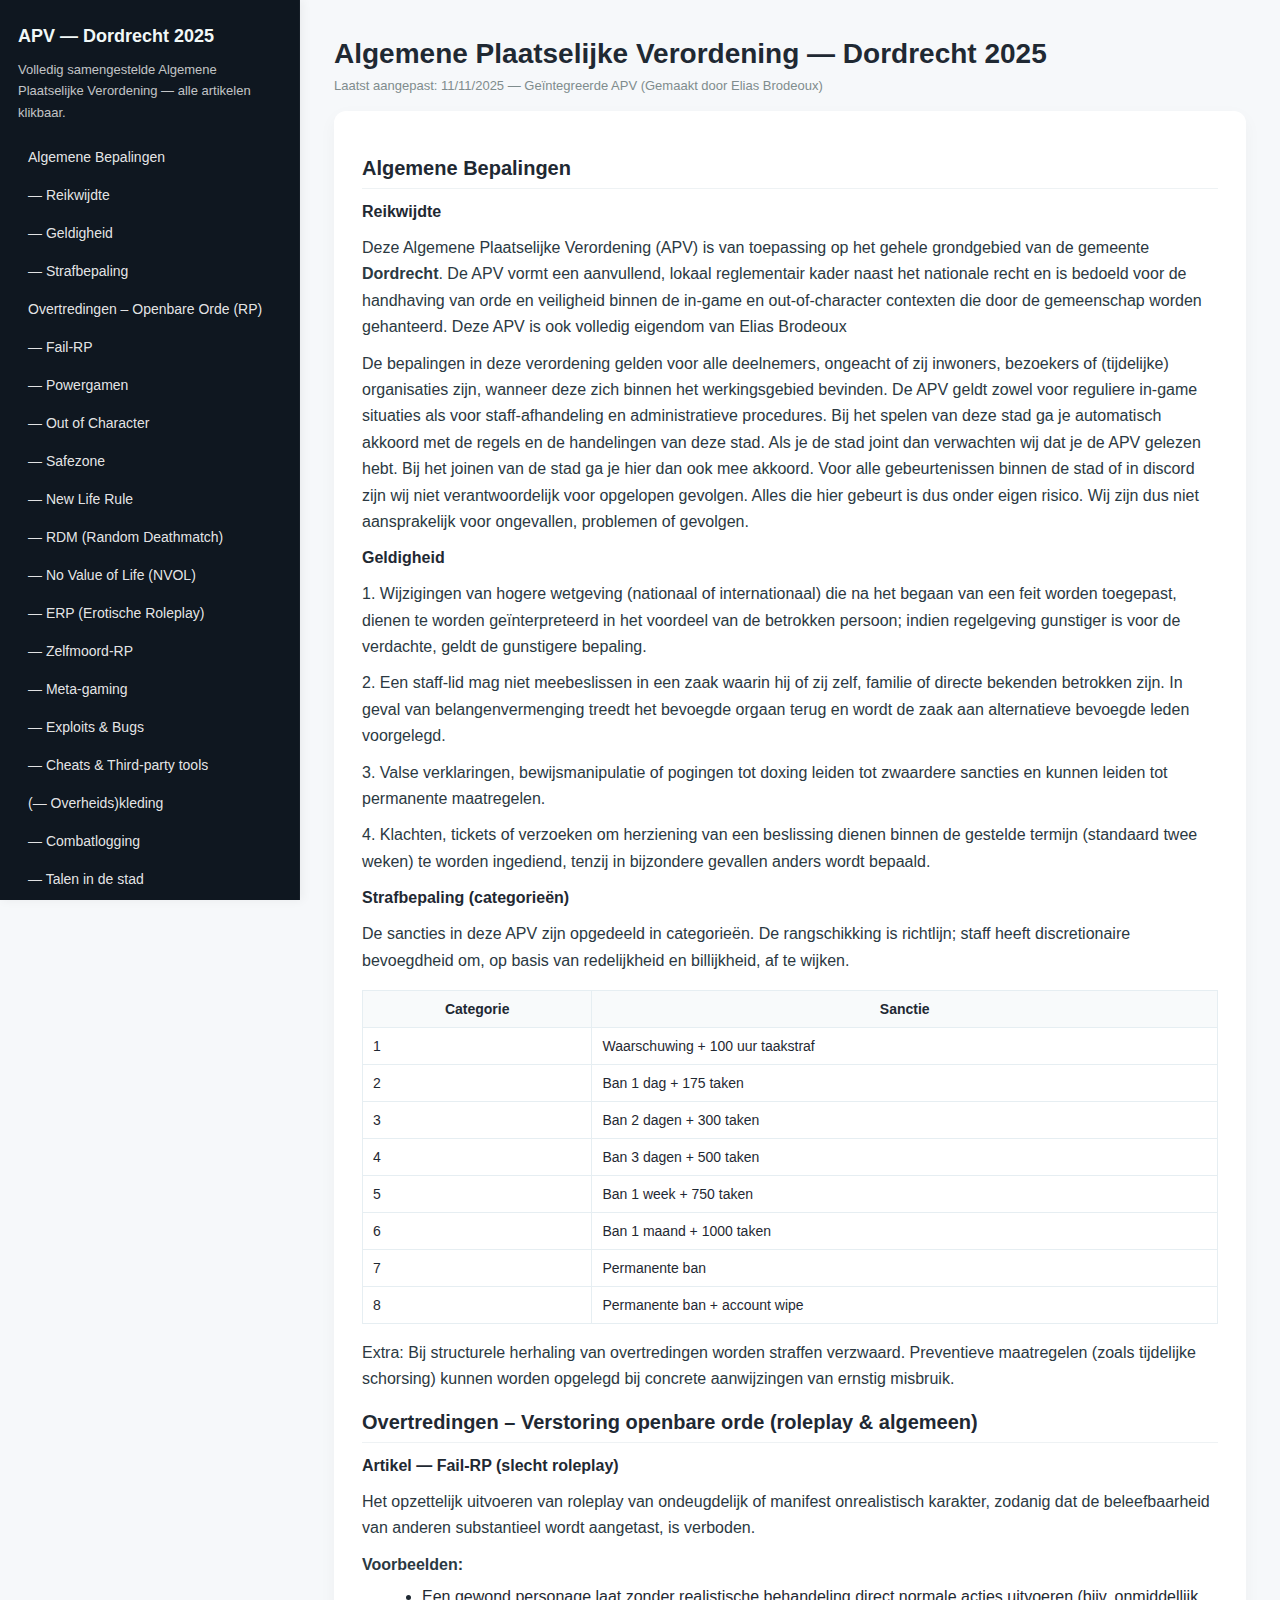
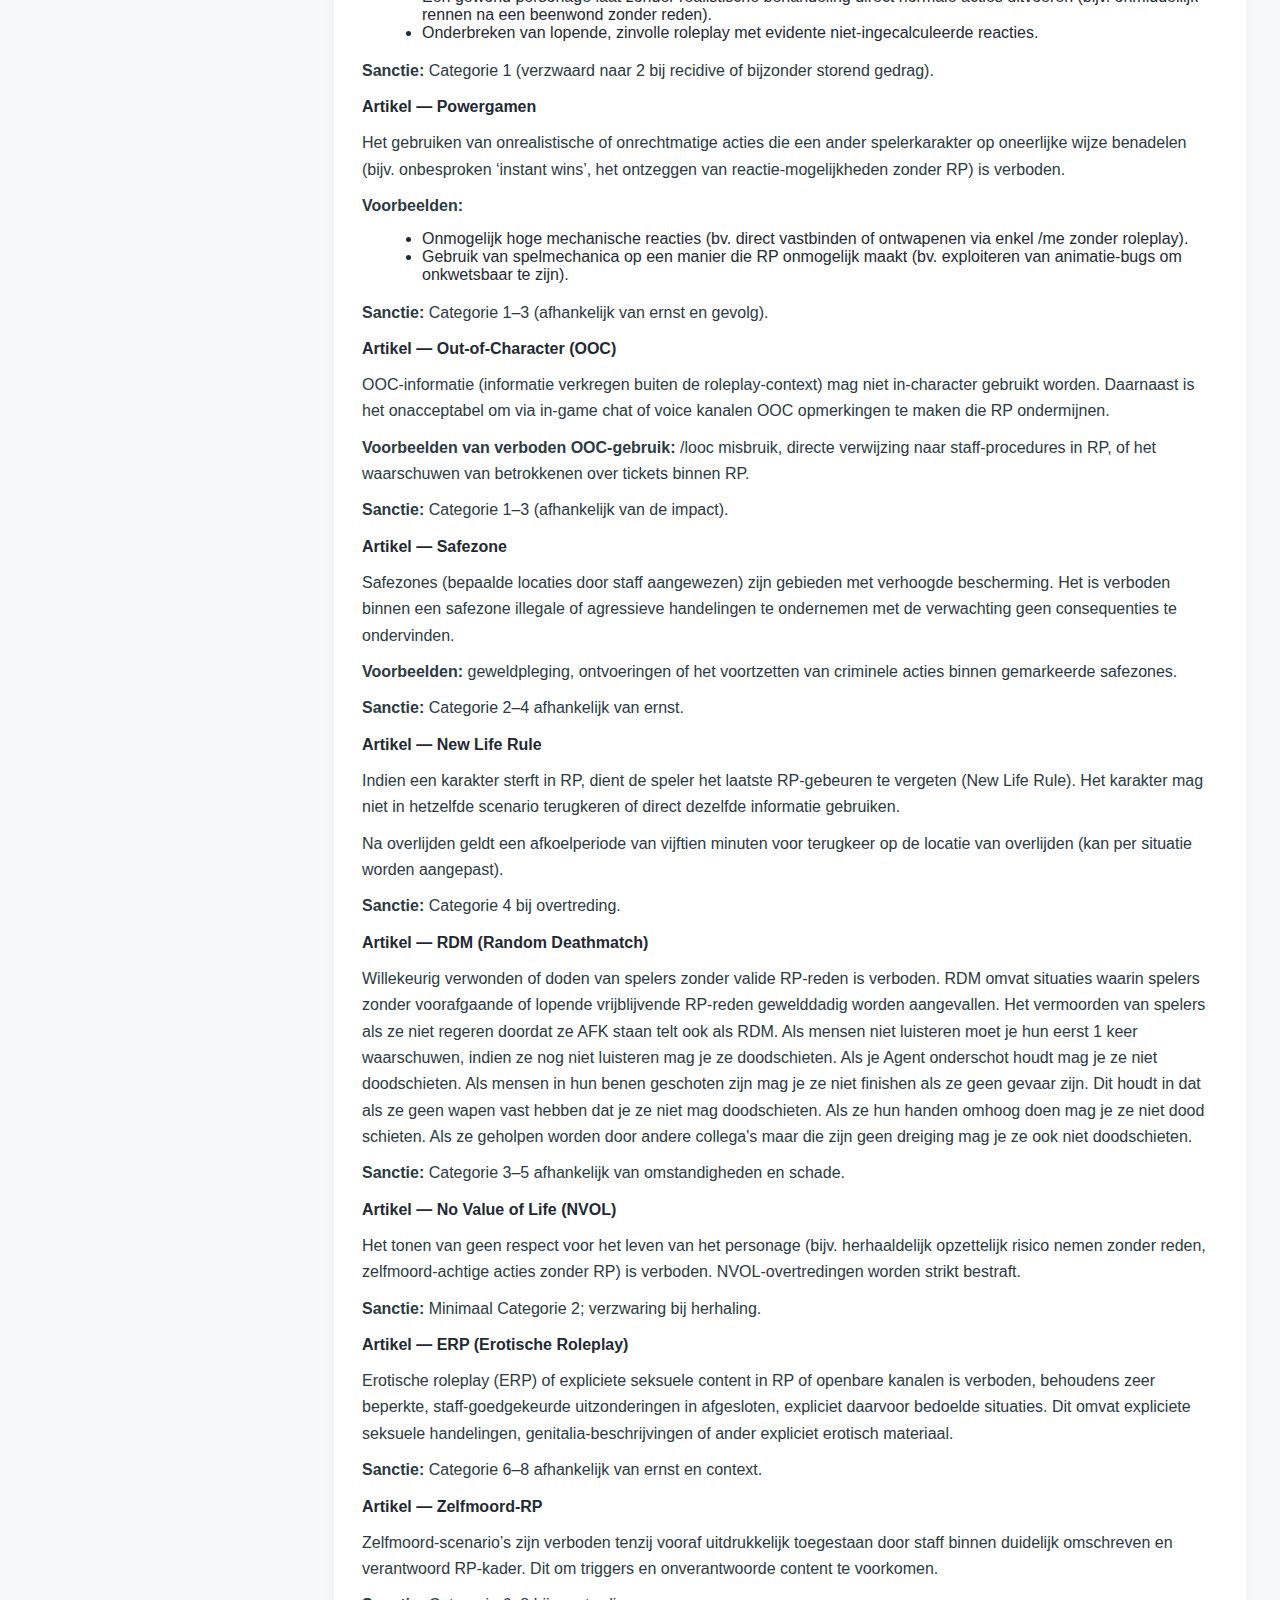
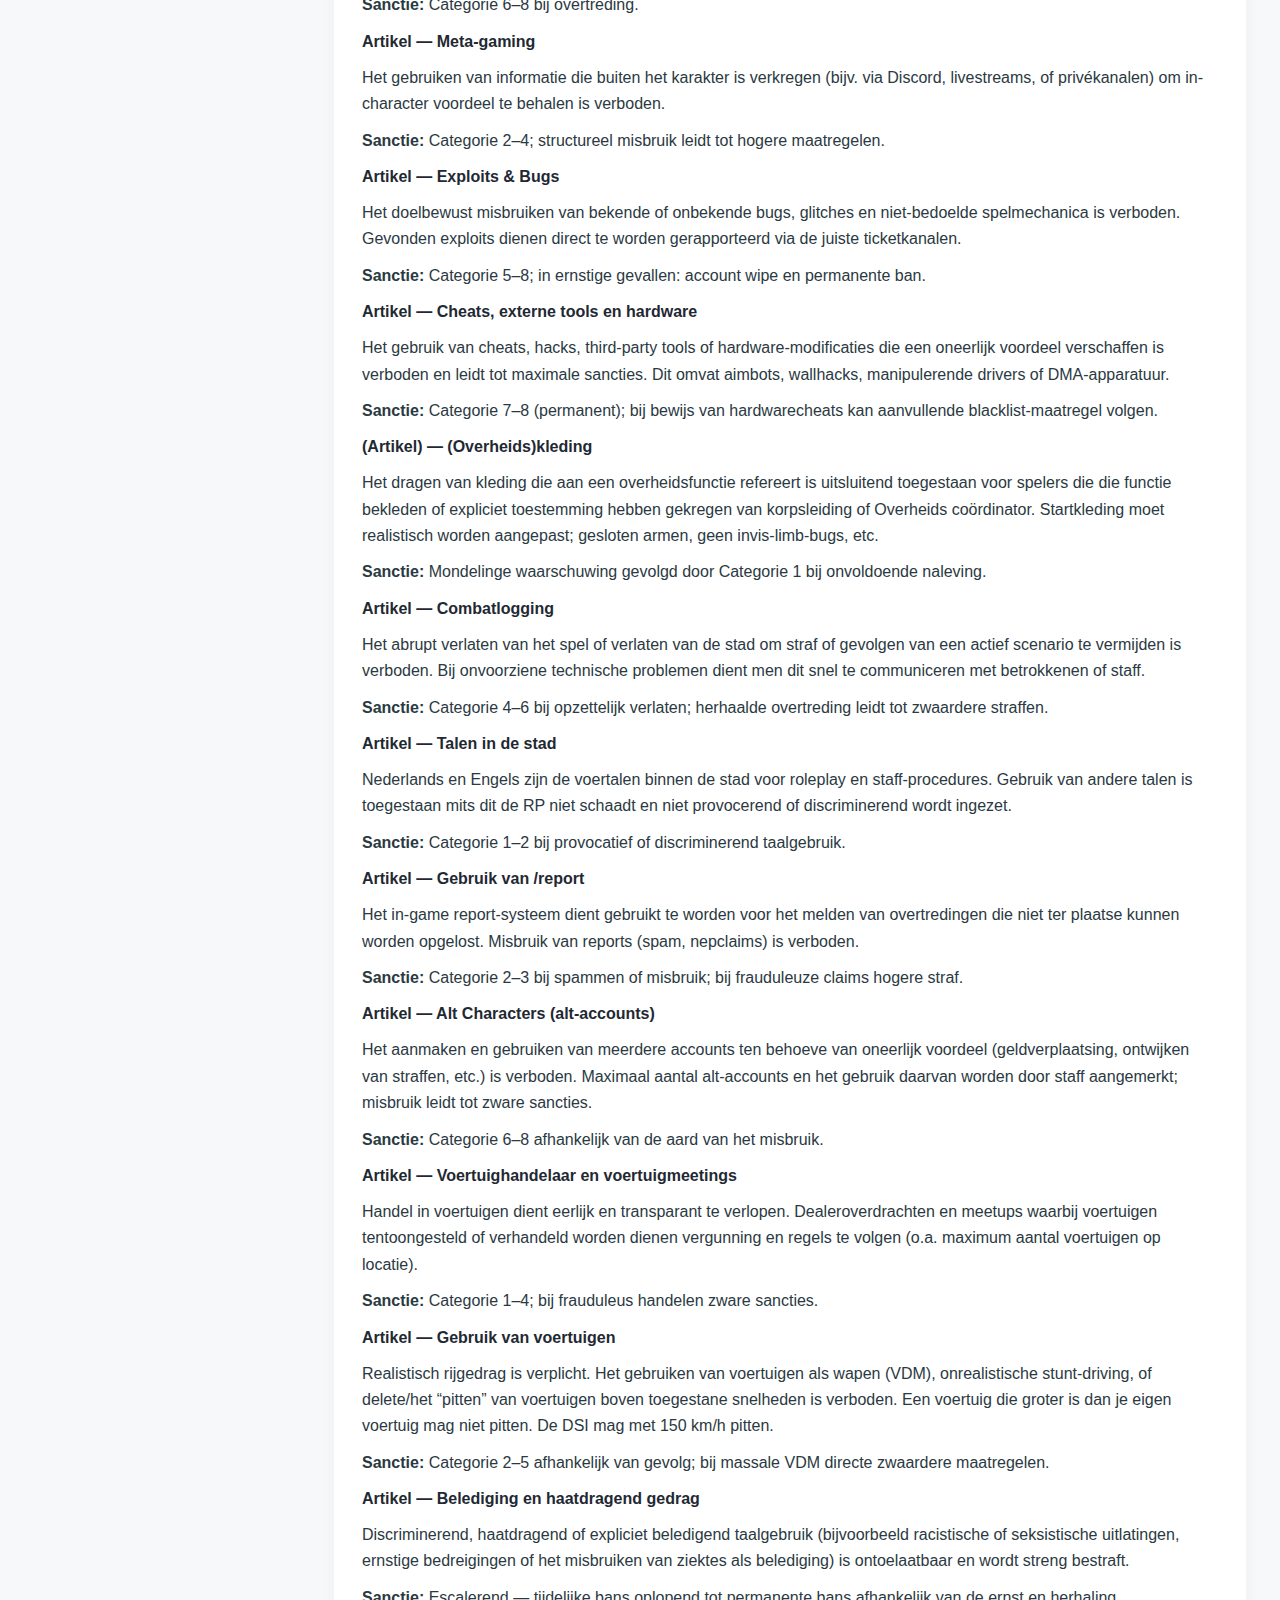
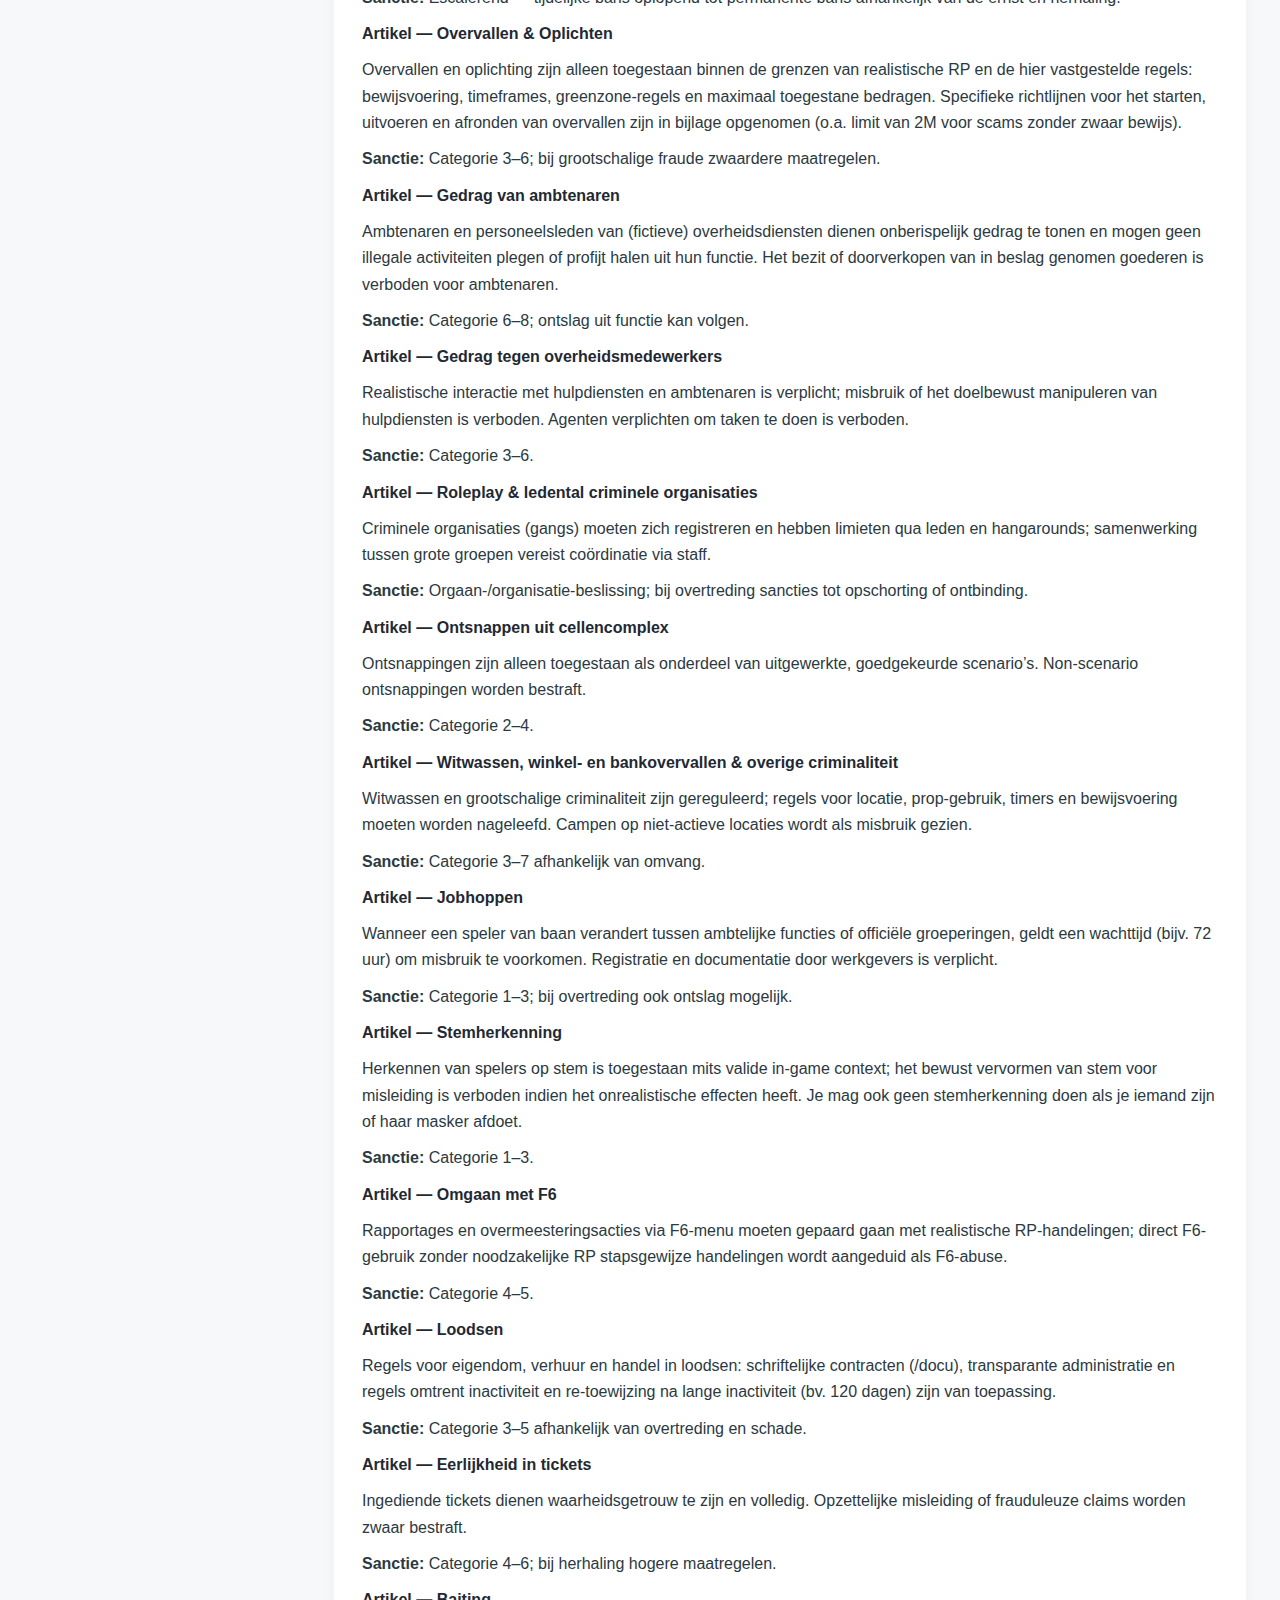
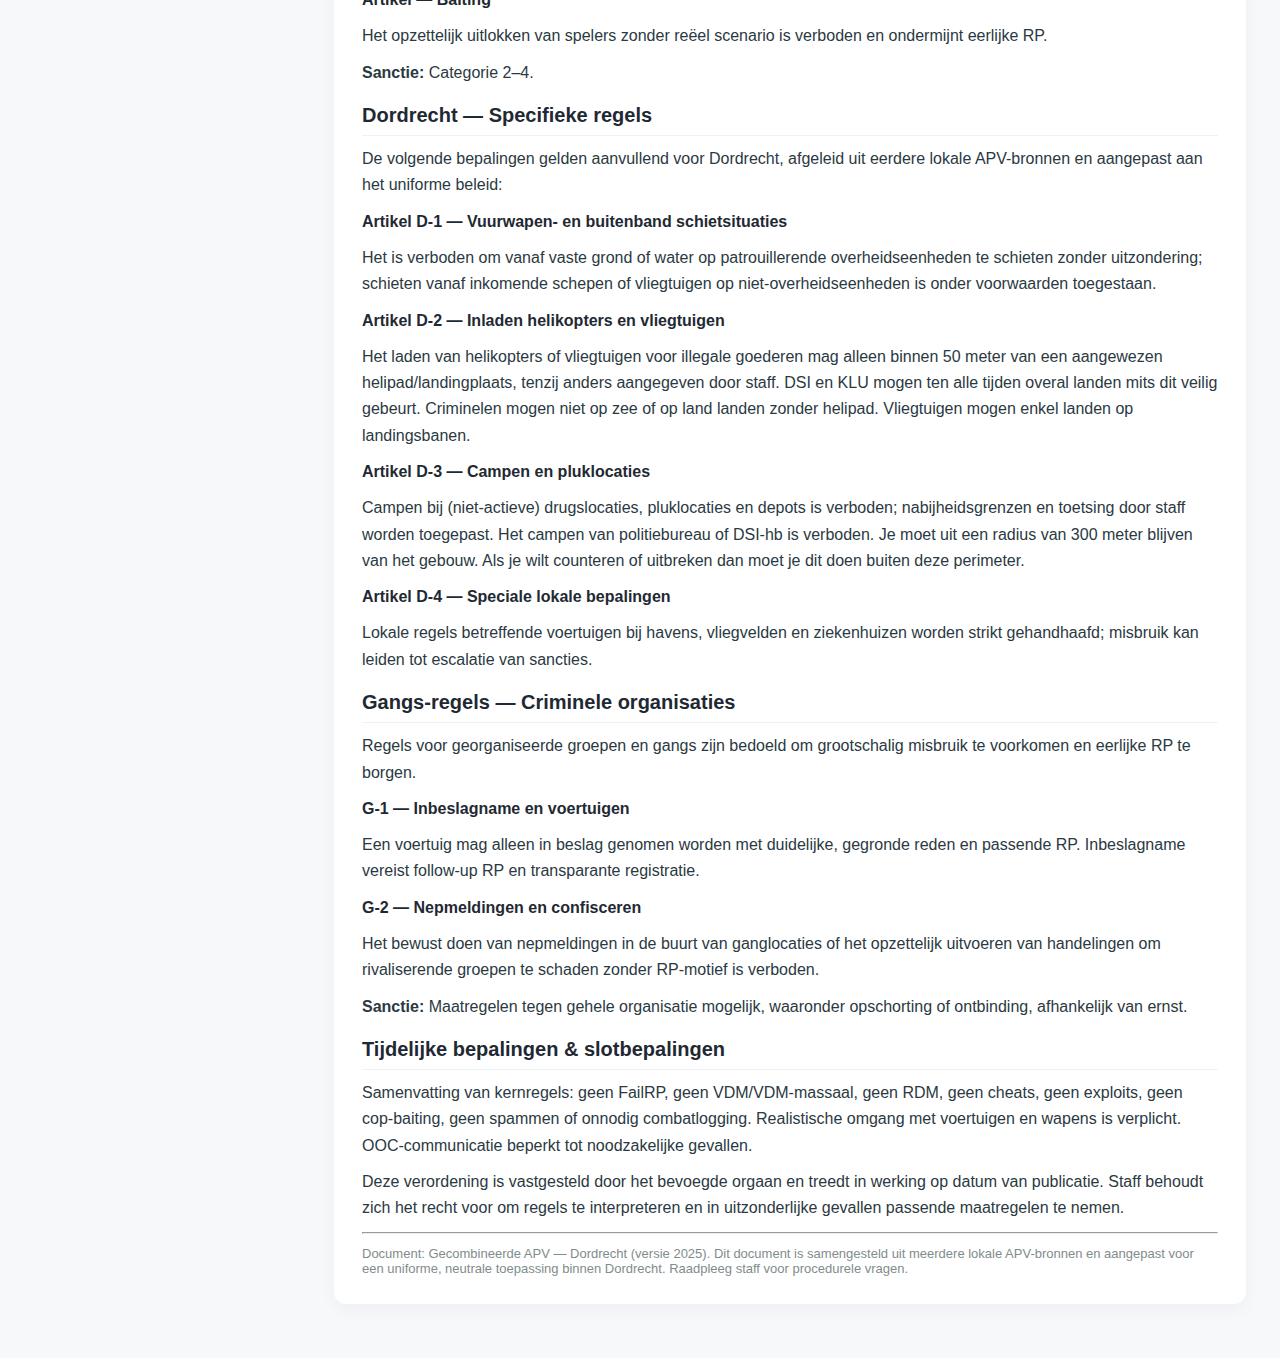
<file: index.html>
<!doctype html>
<html lang="nl">
<head>
<meta charset="utf-8" />
<meta name="viewport" content="width=device-width,initial-scale=1" />
<title>Algemene Plaatselijke Verordening — Dordrecht 2025</title>

<style>
/* ===== Basis & layout ===== */
:root{
  --sidebar-w: 300px;
  --accent:#1abc9c;
  --bg:#f6f8fa;
  --panel:#ffffff;
  --muted:#7f8c8d;
  --text:#1f2933;
}
*{box-sizing:border-box}
html,body{height:100%;margin:0;font-family:Inter, "Segoe UI", Roboto, Arial, sans-serif;background:var(--bg);color:var(--text);-webkit-font-smoothing:antialiased}
a{color:var(--accent);text-decoration:none}
a:hover{text-decoration:underline}

/* Sidebar */
.sidebar{
  position:fixed;left:0;top:0;width:var(--sidebar-w);height:100vh;background:#0f1720;color:#ecf8f6;padding:26px 18px;overflow:auto;border-right:1px solid rgba(255,255,255,0.03);
  box-shadow:2px 0 10px rgba(2,6,23,0.06);
}
.sidebar h1{font-size:18px;margin:0 0 12px;color:#f1f8f7}
.sidebar p{font-size:13px;color:rgba(255,255,255,0.75);margin:0 0 18px}
.sidebar nav ul{list-style:none;padding:0;margin:0}
.sidebar nav li{margin:6px 0}
.sidebar nav a{display:block;padding:8px 10px;border-radius:6px;color:rgba(255,255,255,0.9);font-size:14px}
.sidebar nav a:hover{background:rgba(255,255,255,0.03);color:var(--accent)}

/* Highlight current based on :target - optional UX helper */
.sidebar nav a:focus, .sidebar nav a:active{outline:none}

/* Content area */
main{
  margin-left:var(--sidebar-w);padding:34px;min-height:100vh;
  display:block;
}
.container{
  max-width:1100px;margin:0 auto;
}
.header{
  display:flex;align-items:center;justify-content:space-between;margin-bottom:18px;
}
.header h0{margin:0}
.meta{color:var(--muted);font-size:13px}

/* Panel */
.panel{
  background:var(--panel);padding:28px;border-radius:12px;box-shadow:0 6px 18px rgba(20,30,40,0.04);
  margin-bottom:20px;
}

/* Typography */
h1{font-size:28px;color:var(--text);margin:4px 0 8px}
h2{font-size:20px;margin:18px 0 8px;color:var(--text);border-bottom:1px solid #eef2f4;padding-bottom:8px}
h3{font-size:16px;margin:14px 0;color:var(--text)}
p{line-height:1.65;margin:10px 0;color:#2b3942}
ul{margin:8px 0 16px 20px}
ol{margin:8px 0 16px 20px}
code{background:#f4f6f8;padding:2px 6px;border-radius:4px;font-family:monospace;font-size:13px}

/* Tables */
table{width:100%;border-collapse:collapse;margin:16px 0}
th,td{padding:10px;border:1px solid #e6eef2;font-size:14px}
th{background:#f8fafb}

/* Responsive */
@media screen and (max-width:980px){
  :root{--sidebar-w:220px}
  .sidebar{width:220px}
  main{margin-left:220px;padding:20px}
}
@media screen and (max-width:720px){
  .sidebar{position:relative;width:100%;height:auto;border-right:none;box-shadow:none;padding:16px}
  main{margin-left:0;padding:16px}
  .header{flex-direction:column;align-items:flex-start}
}
</style>
</head>
<body>

<!-- SIDEBAR -->
<aside class="sidebar" aria-label="Inhoudsopgave APV Dordrecht">
  <h1>APV — Dordrecht 2025</h1>
  <p>Volledig samengestelde Algemene Plaatselijke Verordening — alle artikelen klikbaar.</p>

  <nav aria-label="Hoofdnavigatie APV">
    <ul>
      <li><a href="#algemene-bepalingen">Algemene Bepalingen</a></li>
      <li><a href="#reikwijdte">— Reikwijdte</a></li>
      <li><a href="#geldigheid">— Geldigheid</a></li>
      <li><a href="#strafbepaling">— Strafbepaling</a></li>

      <li><a href="#overtredingen">Overtredingen – Openbare Orde (RP)</a></li>
      <li><a href="#fail-rp">— Fail-RP</a></li>
      <li><a href="#powergamen">— Powergamen</a></li>
      <li><a href="#out-of-character">— Out of Character</a></li>
      <li><a href="#safezone">— Safezone</a></li>
      <li><a href="#new-life-rule">— New Life Rule</a></li>
      <li><a href="#rdm">— RDM (Random Deathmatch)</a></li>
      <li><a href="#nvol">— No Value of Life (NVOL)</a></li>
      <li><a href="#erp">— ERP (Erotische Roleplay)</a></li>
      <li><a href="#zelfmoord-rp">— Zelfmoord-RP</a></li>
      <li><a href="#meta-gaming">— Meta-gaming</a></li>
      <li><a href="#exploits">— Exploits & Bugs</a></li>
      <li><a href="#cheats">— Cheats & Third-party tools</a></li>
      <li><a href="#overheidskleding">(— Overheids)kleding</a></li>
      <li><a href="#combatlogging">— Combatlogging</a></li>
      <li><a href="#talen-in-de-stad">— Talen in de stad</a></li>
      <li><a href="#gebruik-van-report">— Gebruik van /report</a></li>
      <li><a href="#alt-characters">— Alt Characters</a></li>
      <li><a href="#voertuighandelaar-voertuigmeetings">— Voertuighandelaar & meetups</a></li>
      <li><a href="#gebruik-van-voertuigen">— Gebruik van voertuigen</a></li>
      <li><a href="#belediging">— Belediging & Haat</a></li>
      <li><a href="#overvallen-oplichten">— Overvallen & Oplichten</a></li>
      <li><a href="#gedrag-van-ambtenaren">— Gedrag van ambtenaren</a></li>
      <li><a href="#gedrag-tegen-overheidsmedewerkers">— Gedrag tegen ambtenaren</a></li>
      <li><a href="#roleplay-ledenaantal-criminele-organisaties">— Criminele organisaties</a></li>
      <li><a href="#ontsnappen-uit-het-cellencomplex">— Ontsnappen uit cellencomplex</a></li>
      <li><a href="#witwassen-winkel-en-bankovervallen-overige-criminaliteit">— Witwassen & Overvallen</a></li>
      <li><a href="#jobhoppen">— Jobhoppen</a></li>
      <li><a href="#stemherkenning">— Stemherkenning</a></li>
      <li><a href="#omgaan-met-f6">— Omgaan met F6</a></li>
      <li><a href="#loodsen">— Loodsen</a></li>
      <li><a href="#eerlijkheid-in-tickets">— Eerlijkheid in tickets</a></li>
      <li><a href="#baiting">— Baiting</a></li>

      <li><a href="#dordrecht-specific">Dordrecht-specifieke regels</a></li>
      <li><a href="#gangs-regels">Gangs-regels</a></li>
      <li><a href="#tijdelijke-bepalingen">Tijdelijke bepalingen</a></li>
    </ul>
  </nav>
</aside>

<!-- MAIN CONTENT -->
<main>
  <div class="container">
    <header class="header">
      <div>
        <h1>Algemene Plaatselijke Verordening — Dordrecht 2025</h1>
        <div class="meta">Laatst aangepast: 11/11/2025 — Geïntegreerde APV (Gemaakt door Elias Brodeoux)</div>
      </div>
    </header>

    <article class="panel apv-text">

      <!-- ========== ALGEMENE BEPALINGEN ========== -->
      <h2 id="algemene-bepalingen">Algemene Bepalingen</h2>

      <h3 id="reikwijdte">Reikwijdte</h3>
      <p>
        Deze Algemene Plaatselijke Verordening (APV) is van toepassing op het gehele grondgebied van de gemeente <strong>Dordrecht</strong>. De APV vormt een aanvullend, lokaal reglementair kader naast het nationale recht en is bedoeld voor de handhaving van orde en veiligheid binnen de in-game en out-of-character contexten die door de gemeenschap worden gehanteerd. Deze APV is ook volledig eigendom van Elias Brodeoux
      </p>
      <p>
        De bepalingen in deze verordening gelden voor alle deelnemers, ongeacht of zij inwoners, bezoekers of (tijdelijke) organisaties zijn, wanneer deze zich binnen het werkingsgebied bevinden. De APV geldt zowel voor reguliere in-game situaties als voor staff-afhandeling en administratieve procedures. Bij het spelen van deze stad ga je automatisch akkoord met de regels en de handelingen van deze stad. Als je de stad joint dan verwachten wij dat je de APV gelezen hebt. Bij het joinen van de stad ga je hier dan ook mee akkoord. Voor alle gebeurtenissen binnen de stad of in discord zijn wij niet verantwoordelijk voor opgelopen gevolgen. Alles die hier gebeurt is dus onder eigen risico. Wij zijn dus niet aansprakelijk voor ongevallen, problemen of gevolgen.  
      </p>

      <h3 id="geldigheid">Geldigheid</h3>
      <p>
        1. Wijzigingen van hogere wetgeving (nationaal of internationaal) die na het begaan van een feit worden toegepast, dienen te worden geïnterpreteerd in het voordeel van de betrokken persoon; indien regelgeving gunstiger is voor de verdachte, geldt de gunstigere bepaling.
      </p>
      <p>
        2. Een staff-lid mag niet meebeslissen in een zaak waarin hij of zij zelf, familie of directe bekenden betrokken zijn. In geval van belangenvermenging treedt het bevoegde orgaan terug en wordt de zaak aan alternatieve bevoegde leden voorgelegd.
      </p>
      <p>
        3. Valse verklaringen, bewijsmanipulatie of pogingen tot doxing leiden tot zwaardere sancties en kunnen leiden tot permanente maatregelen.
      </p>
      <p>
        4. Klachten, tickets of verzoeken om herziening van een beslissing dienen binnen de gestelde termijn (standaard twee weken) te worden ingediend, tenzij in bijzondere gevallen anders wordt bepaald.
      </p>

      <h3 id="strafbepaling">Strafbepaling (categorieën)</h3>
      <p>
        De sancties in deze APV zijn opgedeeld in categorieën. De rangschikking is richtlijn; staff heeft discretionaire bevoegdheid om, op basis van redelijkheid en billijkheid, af te wijken.
      </p>

      <table>
        <thead><tr><th>Categorie</th><th>Sanctie</th></tr></thead>
        <tbody>
          <tr><td>1</td><td>Waarschuwing + 100 uur taakstraf</td></tr>
          <tr><td>2</td><td>Ban 1 dag + 175 taken</td></tr>
          <tr><td>3</td><td>Ban 2 dagen + 300 taken</td></tr>
          <tr><td>4</td><td>Ban 3 dagen + 500 taken</td></tr>
          <tr><td>5</td><td>Ban 1 week + 750 taken</td></tr>
          <tr><td>6</td><td>Ban 1 maand + 1000 taken</td></tr>
          <tr><td>7</td><td>Permanente ban</td></tr>
          <tr><td>8</td><td>Permanente ban + account wipe</td></tr>
        </tbody>
      </table>

      <p>
        Extra: Bij structurele herhaling van overtredingen worden straffen verzwaard. Preventieve maatregelen (zoals tijdelijke schorsing) kunnen worden opgelegd bij concrete aanwijzingen van ernstig misbruik.
      </p>

      <!-- ========== OVERTREDINGEN - OPENBARE ORDE ========== -->
      <h2 id="overtredingen">Overtredingen – Verstoring openbare orde (roleplay & algemeen)</h2>

      <h3 id="fail-rp">Artikel — Fail-RP (slecht roleplay)</h3>
      <p>
        Het opzettelijk uitvoeren van roleplay van ondeugdelijk of manifest onrealistisch karakter, zodanig dat de beleefbaarheid van anderen substantieel wordt aangetast, is verboden.
      </p>
      <p><strong>Voorbeelden:</strong></p>
      <ul>
        <li>Een gewond personage laat zonder realistische behandeling direct normale acties uitvoeren (bijv. onmiddellijk rennen na een beenwond zonder reden).</li>
        <li>Onderbreken van lopende, zinvolle roleplay met evidente niet-ingecalculeerde reacties.</li>
      </ul>
      <p><strong>Sanctie:</strong> Categorie 1 (verzwaard naar 2 bij recidive of bijzonder storend gedrag).</p>

      <h3 id="powergamen">Artikel — Powergamen</h3>
      <p>
        Het gebruiken van onrealistische of onrechtmatige acties die een ander spelerkarakter op oneerlijke wijze benadelen (bijv. onbesproken ‘instant wins’, het ontzeggen van reactie-mogelijkheden zonder RP) is verboden.
      </p>
      <p><strong>Voorbeelden:</strong></p>
      <ul>
        <li>Onmogelijk hoge mechanische reacties (bv. direct vastbinden of ontwapenen via enkel /me zonder roleplay).</li>
        <li>Gebruik van spelmechanica op een manier die RP onmogelijk maakt (bv. exploiteren van animatie-bugs om onkwetsbaar te zijn).</li>
      </ul>
      <p><strong>Sanctie:</strong> Categorie 1–3 (afhankelijk van ernst en gevolg).</p>

      <h3 id="out-of-character">Artikel — Out-of-Character (OOC)</h3>
      <p>
        OOC-informatie (informatie verkregen buiten de roleplay-context) mag niet in-character gebruikt worden. Daarnaast is het onacceptabel om via in-game chat of voice kanalen OOC opmerkingen te maken die RP ondermijnen.
      </p>
      <p><strong>Voorbeelden van verboden OOC-gebruik:</strong> /looc misbruik, directe verwijzing naar staff-procedures in RP, of het waarschuwen van betrokkenen over tickets binnen RP.</p>
      <p><strong>Sanctie:</strong> Categorie 1–3 (afhankelijk van de impact).</p>

      <h3 id="safezone">Artikel — Safezone</h3>
      <p>
        Safezones (bepaalde locaties door staff aangewezen) zijn gebieden met verhoogde bescherming. Het is verboden binnen een safezone illegale of agressieve handelingen te ondernemen met de verwachting geen consequenties te ondervinden.
      </p>
      <p><strong>Voorbeelden:</strong> geweldpleging, ontvoeringen of het voortzetten van criminele acties binnen gemarkeerde safezones.</p>
      <p><strong>Sanctie:</strong> Categorie 2–4 afhankelijk van ernst.</p>

      <h3 id="new-life-rule">Artikel — New Life Rule</h3>
      <p>
        Indien een karakter sterft in RP, dient de speler het laatste RP-gebeuren te vergeten (New Life Rule). Het karakter mag niet in hetzelfde scenario terugkeren of direct dezelfde informatie gebruiken.
      </p>
      <p>
        Na overlijden geldt een afkoelperiode van vijftien minuten voor terugkeer op de locatie van overlijden (kan per situatie worden aangepast).
      </p>
      <p><strong>Sanctie:</strong> Categorie 4 bij overtreding.</p>

      <h3 id="rdm">Artikel — RDM (Random Deathmatch)</h3>
      <p>
        Willekeurig verwonden of doden van spelers zonder valide RP-reden is verboden. RDM omvat situaties waarin spelers zonder voorafgaande of lopende vrijblijvende RP-reden gewelddadig worden aangevallen. Het vermoorden van spelers als ze niet regeren doordat ze AFK staan telt ook als RDM. Als mensen niet luisteren moet je hun eerst 1 keer waarschuwen, indien ze nog niet luisteren mag je ze doodschieten. Als je Agent onderschot houdt mag je ze niet doodschieten. Als mensen in hun benen geschoten zijn mag je ze niet finishen als ze geen gevaar zijn. Dit houdt in dat als ze geen wapen vast hebben dat je ze niet mag doodschieten. Als ze hun handen omhoog doen mag je ze niet dood schieten. Als ze geholpen worden door andere collega's maar die zijn geen dreiging mag je ze ook niet doodschieten. 
      </p>
      <p><strong>Sanctie:</strong> Categorie 3–5 afhankelijk van omstandigheden en schade.</p>

      <h3 id="nvol">Artikel — No Value of Life (NVOL)</h3>
      <p>
        Het tonen van geen respect voor het leven van het personage (bijv. herhaaldelijk opzettelijk risico nemen zonder reden, zelfmoord-achtige acties zonder RP) is verboden. NVOL-overtredingen worden strikt bestraft.
      </p>
      <p><strong>Sanctie:</strong> Minimaal Categorie 2; verzwaring bij herhaling.</p>

      <h3 id="erp">Artikel — ERP (Erotische Roleplay)</h3>
      <p>
        Erotische roleplay (ERP) of expliciete seksuele content in RP of openbare kanalen is verboden, behoudens zeer beperkte, staff-goedgekeurde uitzonderingen in afgesloten, expliciet daarvoor bedoelde situaties. Dit omvat expliciete seksuele handelingen, genitalia-beschrijvingen of ander expliciet erotisch materiaal.
      </p>
      <p><strong>Sanctie:</strong> Categorie 6–8 afhankelijk van ernst en context.</p>

      <h3 id="zelfmoord-rp">Artikel — Zelfmoord-RP</h3>
      <p>
        Zelfmoord-scenario’s zijn verboden tenzij vooraf uitdrukkelijk toegestaan door staff binnen duidelijk omschreven en verantwoord RP-kader. Dit om triggers en onverantwoorde content te voorkomen.
      </p>
      <p><strong>Sanctie:</strong> Categorie 6–8 bij overtreding.</p>

      <h3 id="meta-gaming">Artikel — Meta-gaming</h3>
      <p>
        Het gebruiken van informatie die buiten het karakter is verkregen (bijv. via Discord, livestreams, of privékanalen) om in-character voordeel te behalen is verboden.
      </p>
      <p><strong>Sanctie:</strong> Categorie 2–4; structureel misbruik leidt tot hogere maatregelen.</p>

      <h3 id="exploits">Artikel — Exploits & Bugs</h3>
      <p>
        Het doelbewust misbruiken van bekende of onbekende bugs, glitches en niet-bedoelde spelmechanica is verboden. Gevonden exploits dienen direct te worden gerapporteerd via de juiste ticketkanalen.
      </p>
      <p><strong>Sanctie:</strong> Categorie 5–8; in ernstige gevallen: account wipe en permanente ban.</p>

      <h3 id="cheats">Artikel — Cheats, externe tools en hardware</h3>
      <p>
        Het gebruik van cheats, hacks, third-party tools of hardware-modificaties die een oneerlijk voordeel verschaffen is verboden en leidt tot maximale sancties. Dit omvat aimbots, wallhacks, manipulerende drivers of DMA-apparatuur.
      </p>
      <p><strong>Sanctie:</strong> Categorie 7–8 (permanent); bij bewijs van hardwarecheats kan aanvullende blacklist-maatregel volgen.</p>

      <h3 id="overheidskleding">(Artikel) — (Overheids)kleding</h3>
      <p>
        Het dragen van kleding die aan een overheidsfunctie refereert is uitsluitend toegestaan voor spelers die die functie bekleden of expliciet toestemming hebben gekregen van korpsleiding of Overheids coördinator. Startkleding moet realistisch worden aangepast; gesloten armen, geen invis-limb-bugs, etc.
      </p>
      <p><strong>Sanctie:</strong> Mondelinge waarschuwing gevolgd door Categorie 1 bij onvoldoende naleving.</p>

      <h3 id="combatlogging">Artikel — Combatlogging</h3>
      <p>
        Het abrupt verlaten van het spel of verlaten van de stad om straf of gevolgen van een actief scenario te vermijden is verboden. Bij onvoorziene technische problemen dient men dit snel te communiceren met betrokkenen of staff.
      </p>
      <p><strong>Sanctie:</strong> Categorie 4–6 bij opzettelijk verlaten; herhaalde overtreding leidt tot zwaardere straffen.</p>

      <h3 id="talen-in-de-stad">Artikel — Talen in de stad</h3>
      <p>
        Nederlands en Engels zijn de voertalen binnen de stad voor roleplay en staff-procedures. Gebruik van andere talen is toegestaan mits dit de RP niet schaadt en niet provocerend of discriminerend wordt ingezet.
      </p>
      <p><strong>Sanctie:</strong> Categorie 1–2 bij provocatief of discriminerend taalgebruik.</p>

      <h3 id="gebruik-van-report">Artikel — Gebruik van /report</h3>
      <p>
        Het in-game report-systeem dient gebruikt te worden voor het melden van overtredingen die niet ter plaatse kunnen worden opgelost. Misbruik van reports (spam, nepclaims) is verboden.
      </p>
      <p><strong>Sanctie:</strong> Categorie 2–3 bij spammen of misbruik; bij frauduleuze claims hogere straf.</p>

      <h3 id="alt-characters">Artikel — Alt Characters (alt-accounts)</h3>
      <p>
        Het aanmaken en gebruiken van meerdere accounts ten behoeve van oneerlijk voordeel (geldverplaatsing, ontwijken van straffen, etc.) is verboden. Maximaal aantal alt-accounts en het gebruik daarvan worden door staff aangemerkt; misbruik leidt tot zware sancties.
      </p>
      <p><strong>Sanctie:</strong> Categorie 6–8 afhankelijk van de aard van het misbruik.</p>

      <h3 id="voertuighandelaar-voertuigmeetings">Artikel — Voertuighandelaar en voertuigmeetings</h3>
      <p>
        Handel in voertuigen dient eerlijk en transparant te verlopen. Dealeroverdrachten en meetups waarbij voertuigen tentoongesteld of verhandeld worden dienen vergunning en regels te volgen (o.a. maximum aantal voertuigen op locatie).
      </p>
      <p><strong>Sanctie:</strong> Categorie 1–4; bij frauduleus handelen zware sancties.</p>

      <h3 id="gebruik-van-voertuigen">Artikel — Gebruik van voertuigen</h3>
      <p>
        Realistisch rijgedrag is verplicht. Het gebruiken van voertuigen als wapen (VDM), onrealistische stunt-driving, of delete/het “pitten” van voertuigen boven toegestane snelheden is verboden. Een voertuig die groter is dan je eigen voertuig mag niet pitten. De DSI mag met 150 km/h pitten. 
      </p>
      <p><strong>Sanctie:</strong> Categorie 2–5 afhankelijk van gevolg; bij massale VDM directe zwaardere maatregelen.</p>

      <h3 id="belediging">Artikel — Belediging en haatdragend gedrag</h3>
      <p>
        Discriminerend, haatdragend of expliciet beledigend taalgebruik (bijvoorbeeld racistische of seksistische uitlatingen, ernstige bedreigingen of het misbruiken van ziektes als belediging) is ontoelaatbaar en wordt streng bestraft.
      </p>
      <p><strong>Sanctie:</strong> Escalerend — tijdelijke bans oplopend tot permanente bans afhankelijk van de ernst en herhaling.</p>

      <h3 id="overvallen-oplichten">Artikel — Overvallen & Oplichten</h3>
      <p>
        Overvallen en oplichting zijn alleen toegestaan binnen de grenzen van realistische RP en de hier vastgestelde regels: bewijsvoering, timeframes, greenzone-regels en maximaal toegestane bedragen. Specifieke richtlijnen voor het starten, uitvoeren en afronden van overvallen zijn in bijlage opgenomen (o.a. limit van 2M voor scams zonder zwaar bewijs).
      </p>
      <p><strong>Sanctie:</strong> Categorie 3–6; bij grootschalige fraude zwaardere maatregelen.</p>

      <h3 id="gedrag-van-ambtenaren">Artikel — Gedrag van ambtenaren</h3>
      <p>
        Ambtenaren en personeelsleden van (fictieve) overheidsdiensten dienen onberispelijk gedrag te tonen en mogen geen illegale activiteiten plegen of profijt halen uit hun functie. Het bezit of doorverkopen van in beslag genomen goederen is verboden voor ambtenaren.
      </p>
      <p><strong>Sanctie:</strong> Categorie 6–8; ontslag uit functie kan volgen.</p>

      <h3 id="gedrag-tegen-overheidsmedewerkers">Artikel — Gedrag tegen overheidsmedewerkers</h3>
      <p>
        Realistische interactie met hulpdiensten en ambtenaren is verplicht; misbruik of het doelbewust manipuleren van hulpdiensten is verboden. Agenten verplichten om taken te doen is verboden. 
      </p>
      <p><strong>Sanctie:</strong> Categorie 3–6.</p>

      <h3 id="roleplay-ledenaantal-criminele-organisaties">Artikel — Roleplay & ledental criminele organisaties</h3>
      <p>
        Criminele organisaties (gangs) moeten zich registreren en hebben limieten qua leden en hangarounds; samenwerking tussen grote groepen vereist coördinatie via staff.
      </p>
      <p><strong>Sanctie:</strong> Orgaan-/organisatie-beslissing; bij overtreding sancties tot opschorting of ontbinding.</p>

      <h3 id="ontsnappen-uit-het-cellencomplex">Artikel — Ontsnappen uit cellencomplex</h3>
      <p>
        Ontsnappingen zijn alleen toegestaan als onderdeel van uitgewerkte, goedgekeurde scenario’s. Non-scenario ontsnappingen worden bestraft.
      </p>
      <p><strong>Sanctie:</strong> Categorie 2–4.</p>

      <h3 id="witwassen-winkel-en-bankovervallen-overige-criminaliteit">Artikel — Witwassen, winkel- en bankovervallen & overige criminaliteit</h3>
      <p>
        Witwassen en grootschalige criminaliteit zijn gereguleerd; regels voor locatie, prop-gebruik, timers en bewijsvoering moeten worden nageleefd. Campen op niet-actieve locaties wordt als misbruik gezien.
      </p>
      <p><strong>Sanctie:</strong> Categorie 3–7 afhankelijk van omvang.</p>

      <h3 id="jobhoppen">Artikel — Jobhoppen</h3>
      <p>
        Wanneer een speler van baan verandert tussen ambtelijke functies of officiële groeperingen, geldt een wachttijd (bijv. 72 uur) om misbruik te voorkomen. Registratie en documentatie door werkgevers is verplicht.
      </p>
      <p><strong>Sanctie:</strong> Categorie 1–3; bij overtreding ook ontslag mogelijk.</p>

      <h3 id="stemherkenning">Artikel — Stemherkenning</h3>
      <p>
        Herkennen van spelers op stem is toegestaan mits valide in-game context; het bewust vervormen van stem voor misleiding is verboden indien het onrealistische effecten heeft. Je mag ook geen stemherkenning doen als je iemand zijn of haar masker afdoet. 
      </p>
      <p><strong>Sanctie:</strong> Categorie 1–3.</p>

      <h3 id="omgaan-met-f6">Artikel — Omgaan met F6</h3>
      <p>
        Rapportages en overmeesteringsacties via F6-menu moeten gepaard gaan met realistische RP-handelingen; direct F6-gebruik zonder noodzakelijke RP stapsgewijze handelingen wordt aangeduid als F6-abuse.
      </p>
      <p><strong>Sanctie:</strong> Categorie 4–5.</p>

      <h3 id="loodsen">Artikel — Loodsen</h3>
      <p>
        Regels voor eigendom, verhuur en handel in loodsen: schriftelijke contracten (/docu), transparante administratie en regels omtrent inactiviteit en re-toewijzing na lange inactiviteit (bv. 120 dagen) zijn van toepassing.
      </p>
      <p><strong>Sanctie:</strong> Categorie 3–5 afhankelijk van overtreding en schade.</p>

      <h3 id="eerlijkheid-in-tickets">Artikel — Eerlijkheid in tickets</h3>
      <p>
        Ingediende tickets dienen waarheidsgetrouw te zijn en volledig. Opzettelijke misleiding of frauduleuze claims worden zwaar bestraft.
      </p>
      <p><strong>Sanctie:</strong> Categorie 4–6; bij herhaling hogere maatregelen.</p>

      <h3 id="baiting">Artikel — Baiting</h3>
      <p>
        Het opzettelijk uitlokken van spelers zonder reëel scenario is verboden en ondermijnt eerlijke RP.
      </p>
      <p><strong>Sanctie:</strong> Categorie 2–4.</p>

      <!-- ========== DORDRECHT-SPECIFIEK ========== -->
      <h2 id="dordrecht-specific">Dordrecht — Specifieke regels</h2>
      <p>
        De volgende bepalingen gelden aanvullend voor Dordrecht, afgeleid uit eerdere lokale APV-bronnen en aangepast aan het uniforme beleid:
      </p>

      <h3 id="dordrecht-1">Artikel D-1 — Vuurwapen- en buitenband schietsituaties</h3>
      <p>
        Het is verboden om vanaf vaste grond of water op patrouillerende overheidseenheden te schieten zonder uitzondering; schieten vanaf inkomende schepen of vliegtuigen op niet-overheidseenheden is onder voorwaarden toegestaan.
      </p>

      <h3 id="dordrecht-2">Artikel D-2 — Inladen helikopters en vliegtuigen</h3>
      <p>
        Het laden van helikopters of vliegtuigen voor illegale goederen mag alleen binnen 50 meter van een aangewezen helipad/landingplaats, tenzij anders aangegeven door staff. DSI en KLU mogen ten alle tijden overal landen mits dit veilig gebeurt. Criminelen mogen niet op zee of op land landen zonder helipad. Vliegtuigen mogen enkel landen op landingsbanen.
      </p>

      <h3 id="dordrecht-3">Artikel D-3 — Campen en pluklocaties</h3>
      <p>
        Campen bij (niet-actieve) drugslocaties, pluklocaties en depots is verboden; nabijheidsgrenzen en toetsing door staff worden toegepast. Het campen van politiebureau of DSI-hb is verboden. Je moet uit een radius van 300 meter blijven van het gebouw. Als je wilt counteren of uitbreken dan moet je dit doen buiten deze perimeter. 
      </p>

      <h3 id="dordrecht-4">Artikel D-4 — Speciale lokale bepalingen</h3>
      <p>
        Lokale regels betreffende voertuigen bij havens, vliegvelden en ziekenhuizen worden strikt gehandhaafd; misbruik kan leiden tot escalatie van sancties.
      </p>

      <!-- ========== GANGS REGELS ========== -->
      <h2 id="gangs-regels">Gangs-regels — Criminele organisaties</h2>
      <p>
        Regels voor georganiseerde groepen en gangs zijn bedoeld om grootschalig misbruik te voorkomen en eerlijke RP te borgen.
      </p>

      <h3 id="g-voertuigen">G-1 — Inbeslagname en voertuigen</h3>
      <p>
        Een voertuig mag alleen in beslag genomen worden met duidelijke, gegronde reden en passende RP. Inbeslagname vereist follow-up RP en transparante registratie.
      </p>

      <h3 id="g-nepmeldingen">G-2 — Nepmeldingen en confisceren</h3>
      <p>
        Het bewust doen van nepmeldingen in de buurt van ganglocaties of het opzettelijk uitvoeren van handelingen om rivaliserende groepen te schaden zonder RP-motief is verboden.
      </p>

      <p><strong>Sanctie:</strong> Maatregelen tegen gehele organisatie mogelijk, waaronder opschorting of ontbinding, afhankelijk van ernst.</p>

      <!-- ========== TIJDELIJKE BEPALINGEN ========== -->
      <h2 id="tijdelijke-bepalingen">Tijdelijke bepalingen & slotbepalingen</h2>
      <p>
        Samenvatting van kernregels: geen FailRP, geen VDM/VDM-massaal, geen RDM, geen cheats, geen exploits, geen cop-baiting, geen spammen of onnodig combatlogging. Realistische omgang met voertuigen en wapens is verplicht. OOC-communicatie beperkt tot noodzakelijke gevallen.
      </p>
      <p>
        Deze verordening is vastgesteld door het bevoegde orgaan en treedt in werking op datum van publicatie. Staff behoudt zich het recht voor om regels te interpreteren en in uitzonderlijke gevallen passende maatregelen te nemen.
      </p>

      <hr>

      <footer style="font-size:13px;color:var(--muted);margin-top:12px">
        Document: Gecombineerde APV — Dordrecht (versie 2025). Dit document is samengesteld uit meerdere lokale APV-bronnen en aangepast voor een uniforme, neutrale toepassing binnen Dordrecht. Raadpleeg staff voor procedurele vragen.
      </footer>

    </article>
  </div>
</main>

</body>
</html>
</file>
